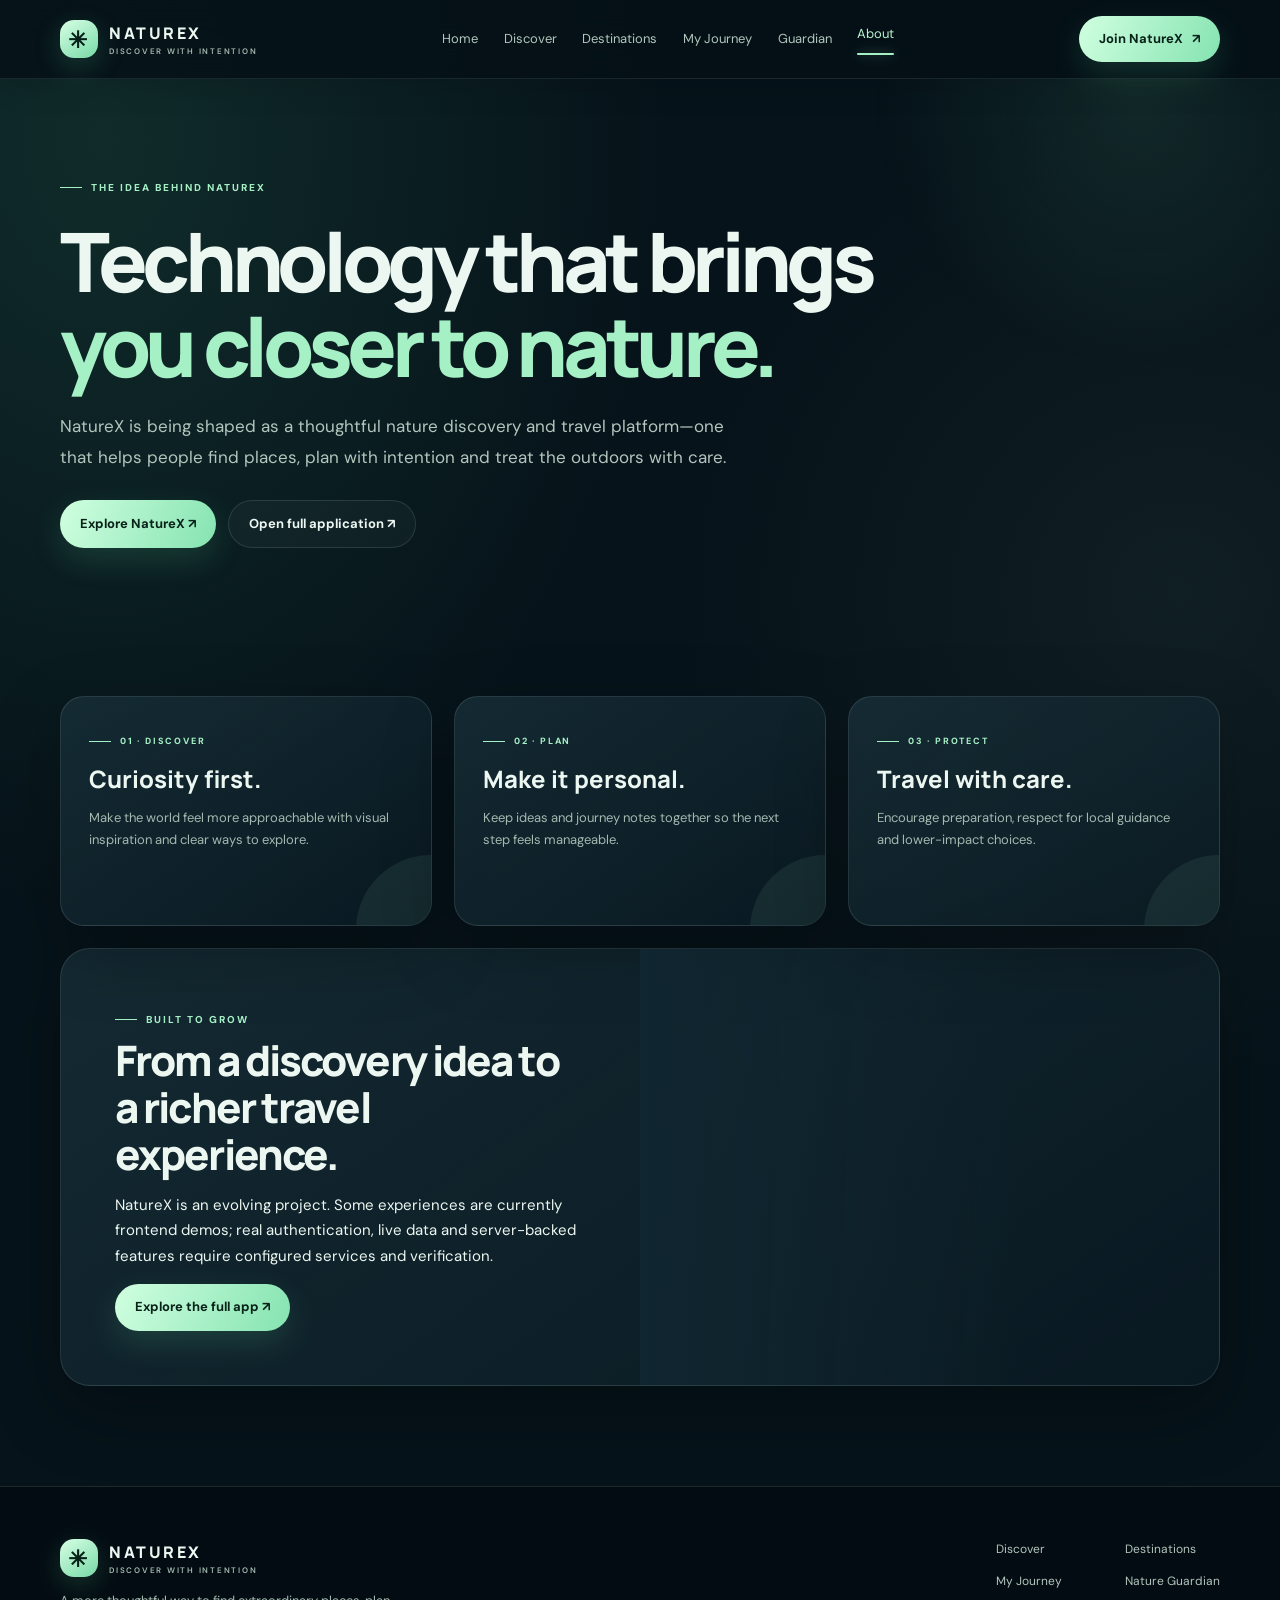
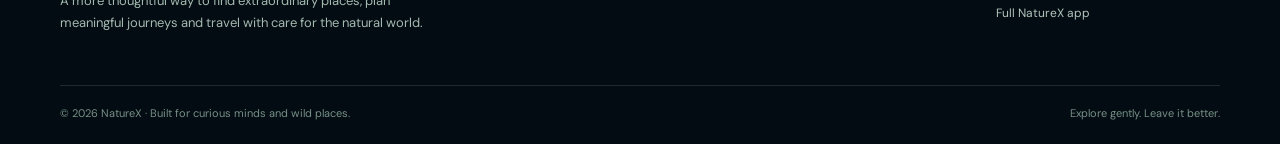
<file: New folder/index.html>
<!doctype html>
<html lang="en">

<head>
    <meta charset="utf-8">
    <meta name="viewport" content="width=device-width, initial-scale=1">
    <meta name="description" content="Learn about NatureX, a nature discovery and thoughtful travel project.">
    <meta name="theme-color" content="#07111c">
    <title>About NatureX | NatureX</title>
    <link rel="stylesheet" href="premium.css">
</head>

<body class="">
    <header class="site-header">
        <div class="wrap nav"><a class="brand" href="home.html" aria-label="NatureX home"><span
                    class="brand-mark">✳</span><span>NATUREX<small>DISCOVER WITH INTENTION</small></span></a>
            <nav class="nav-links" data-nav aria-label="Main navigation"><a href="home.html" class="">Home</a><a
                    href="discover.html" class="">Discover</a><a href="destinations.html" class="">Destinations</a><a
                    href="journeys.html" class="">My Journey</a><a href="guardian.html" class="">Guardian</a><a
                    href="about.html" class="active" aria-current="page">About</a></nav>
            <div class="nav-actions"><a class="btn btn-primary" href="login.html">Join NatureX <span>↗</span></a><button
                    class="menu-toggle" type="button" data-menu-toggle aria-expanded="false"
                    aria-label="Toggle navigation">☰</button></div>
        </div>
    </header>
    <main>
        <section class="page-hero">
            <div class="wrap"><span class="eyebrow">The idea behind NatureX</span>
                <h1>Technology that brings<br><em style="color:var(--mint);font-style:normal">you closer to nature.</em>
                </h1>
                <p>NatureX is being shaped as a thoughtful nature discovery and travel platform—one that helps people
                    find places, plan with intention and treat the outdoors with care.</p>
                <div class="hero-buttons"><a class="btn btn-primary" href="discover.html">Explore NatureX ↗</a><a
                        class="btn btn-quiet" href="app.html">Open full application ↗</a></div>
            </div>
        </section>
        <section class="section-sm">
            <div class="wrap">
                <div class="grid grid-3">
                    <article class="glass-panel"><span class="eyebrow">01 · Discover</span>
                        <h2>Curiosity first.</h2>
                        <p class="muted">Make the world feel more approachable with visual inspiration and clear ways to
                            explore.</p>
                    </article>
                    <article class="glass-panel"><span class="eyebrow">02 · Plan</span>
                        <h2>Make it personal.</h2>
                        <p class="muted">Keep ideas and journey notes together so the next step feels manageable.</p>
                    </article>
                    <article class="glass-panel"><span class="eyebrow">03 · Protect</span>
                        <h2>Travel with care.</h2>
                        <p class="muted">Encourage preparation, respect for local guidance and lower-impact choices.</p>
                    </article>
                </div>
                <div class="feature-panel reveal" style="margin-top:22px">
                    <div class="feature-copy"><span class="eyebrow">Built to grow</span>
                        <h2>From a discovery idea to a richer travel experience.</h2>
                        <p>NatureX is an evolving project. Some experiences are currently frontend demos; real
                            authentication, live data and server-backed features require configured services and
                            verification.</p><a class="btn btn-primary" href="app.html">Explore the full app ↗</a>
                    </div>
                    <div class="feature-art"
                        style="background-image:url('https://images.unsplash.com/photo-1501785888041-af3ef285b470?auto=format&fit=crop&w=1200&q=85')"
                        role="img" aria-label="Mountain lake landscape"></div>
                </div>
            </div>
        </section>
    </main>
    <footer class="footer">
        <div class="wrap">
            <div class="footer-top">
                <div><a class="brand" href="home.html"><span class="brand-mark">✳</span><span>NATUREX<small>DISCOVER
                                WITH INTENTION</small></span></a>
                    <p>A more thoughtful way to find extraordinary places, plan meaningful journeys and travel with care
                        for the natural world.</p>
                </div>
                <div class="footer-links"><a href="discover.html">Discover</a><a
                        href="destinations.html">Destinations</a><a href="journeys.html">My Journey</a><a
                        href="guardian.html">Nature Guardian</a><a href="app.html">Full NatureX app</a></div>
            </div>
            <div class="footer-bottom"><span>© <span data-year></span> NatureX · Built for curious minds and wild
                    places.</span><span>Explore gently. Leave it better.</span></div>
        </div>
    </footer>
    <div class="toast" data-toast role="status" aria-live="polite"></div>
    <script src="premium.js"></script>
</body>

</html>
</file>
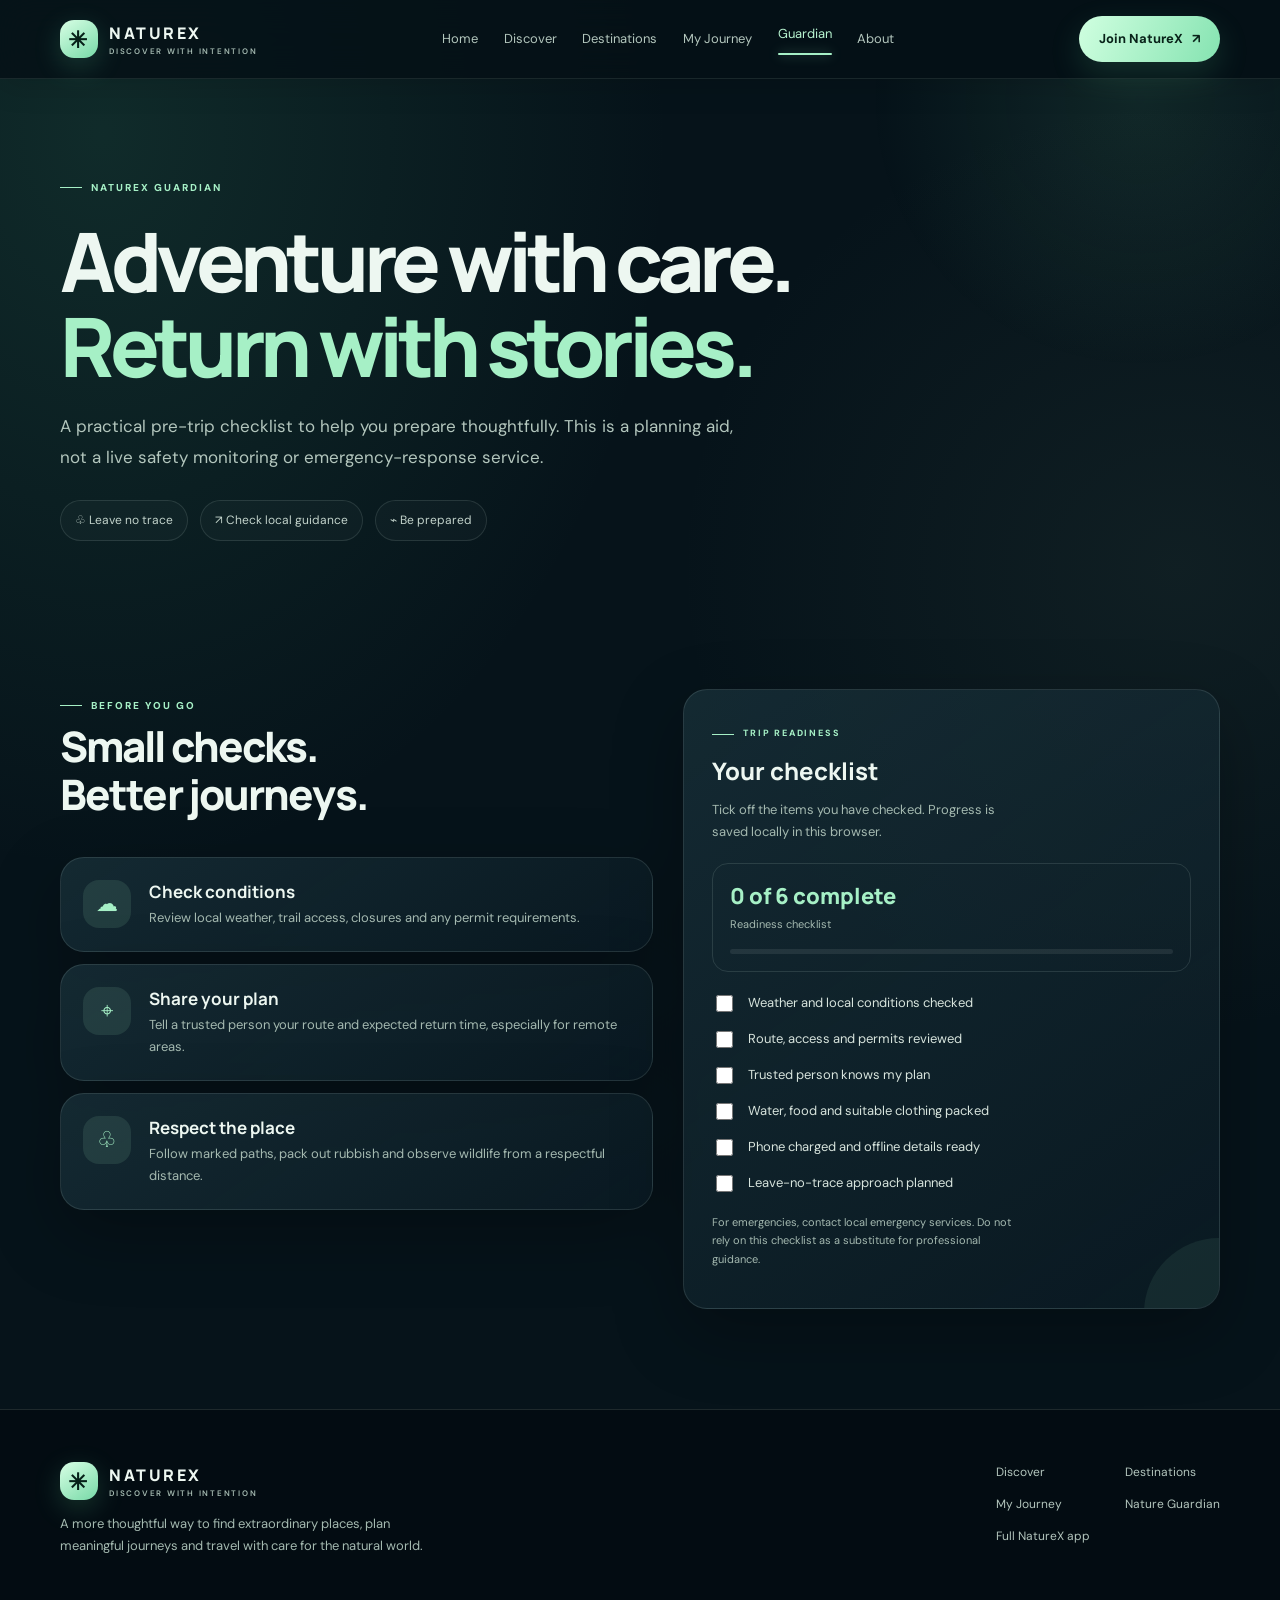
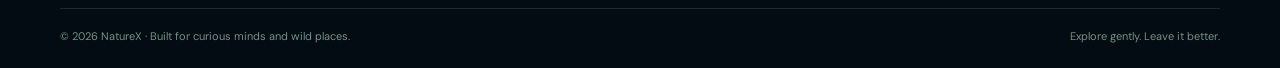
<file: New folder/guardian.html>
<!doctype html><html lang="en"><head><meta charset="utf-8"><meta name="viewport" content="width=device-width, initial-scale=1"><meta name="description" content="Prepare thoughtfully and travel responsibly with NatureX Guardian."><meta name="theme-color" content="#07111c"><title>Nature Guardian | NatureX</title><link rel="stylesheet" href="premium.css"></head><body class=""><header class="site-header"><div class="wrap nav"><a class="brand" href="home.html" aria-label="NatureX home"><span class="brand-mark">✳</span><span>NATUREX<small>DISCOVER WITH INTENTION</small></span></a><nav class="nav-links" data-nav aria-label="Main navigation"><a href="home.html" class="">Home</a><a href="discover.html" class="">Discover</a><a href="destinations.html" class="">Destinations</a><a href="journeys.html" class="">My Journey</a><a href="guardian.html" class="active" aria-current="page">Guardian</a><a href="about.html" class="">About</a></nav><div class="nav-actions"><a class="btn btn-primary" href="login.html">Join NatureX <span>↗</span></a><button class="menu-toggle" type="button" data-menu-toggle aria-expanded="false" aria-label="Toggle navigation">☰</button></div></div></header><main><section class="page-hero"><div class="wrap"><span class="eyebrow">NatureX Guardian</span><h1>Adventure with care.<br><em style="color:var(--mint);font-style:normal">Return with stories.</em></h1><p>A practical pre-trip checklist to help you prepare thoughtfully. This is a planning aid, not a live safety monitoring or emergency-response service.</p><div class="badge-row"><span>♧ Leave no trace</span><span>↗ Check local guidance</span><span>⌁ Be prepared</span></div></div></section><section class="section-sm"><div class="wrap split"><div><div class="section-head"><div><span class="eyebrow">Before you go</span><h2>Small checks.<br>Better journeys.</h2></div></div><div class="guardian-card"><div class="guardian-icon">☁</div><div><h3>Check conditions</h3><p class="muted">Review local weather, trail access, closures and any permit requirements.</p></div></div><div class="guardian-card" style="margin-top:12px"><div class="guardian-icon">⌖</div><div><h3>Share your plan</h3><p class="muted">Tell a trusted person your route and expected return time, especially for remote areas.</p></div></div><div class="guardian-card" style="margin-top:12px"><div class="guardian-icon">♧</div><div><h3>Respect the place</h3><p class="muted">Follow marked paths, pack out rubbish and observe wildlife from a respectful distance.</p></div></div></div><aside class="glass-panel"><span class="eyebrow">Trip readiness</span><h2>Your checklist</h2><p class="muted">Tick off the items you have checked. Progress is saved locally in this browser.</p><div class="stat"><strong data-check-progress>0 of 6 complete</strong><span>Readiness checklist</span><div style="height:5px;background:rgba(255,255,255,.08);border-radius:9px;margin-top:12px;overflow:hidden"><div data-check-meter style="height:100%;width:0;background:var(--mint);transition:width .2s"></div></div></div><div class="checklist"><label class="check-item"><input type="checkbox" data-check-item><span>Weather and local conditions checked</span></label><label class="check-item"><input type="checkbox" data-check-item><span>Route, access and permits reviewed</span></label><label class="check-item"><input type="checkbox" data-check-item><span>Trusted person knows my plan</span></label><label class="check-item"><input type="checkbox" data-check-item><span>Water, food and suitable clothing packed</span></label><label class="check-item"><input type="checkbox" data-check-item><span>Phone charged and offline details ready</span></label><label class="check-item"><input type="checkbox" data-check-item><span>Leave-no-trace approach planned</span></label></div><p class="muted" style="font-size:11px;margin-top:18px">For emergencies, contact local emergency services. Do not rely on this checklist as a substitute for professional guidance.</p></aside></div></section></main><footer class="footer"><div class="wrap"><div class="footer-top"><div><a class="brand" href="home.html"><span class="brand-mark">✳</span><span>NATUREX<small>DISCOVER WITH INTENTION</small></span></a><p>A more thoughtful way to find extraordinary places, plan meaningful journeys and travel with care for the natural world.</p></div><div class="footer-links"><a href="discover.html">Discover</a><a href="destinations.html">Destinations</a><a href="journeys.html">My Journey</a><a href="guardian.html">Nature Guardian</a><a href="app.html">Full NatureX app</a></div></div><div class="footer-bottom"><span>© <span data-year></span> NatureX · Built for curious minds and wild places.</span><span>Explore gently. Leave it better.</span></div></div></footer><div class="toast" data-toast role="status" aria-live="polite"></div><script src="premium.js"></script></body></html>
</file>
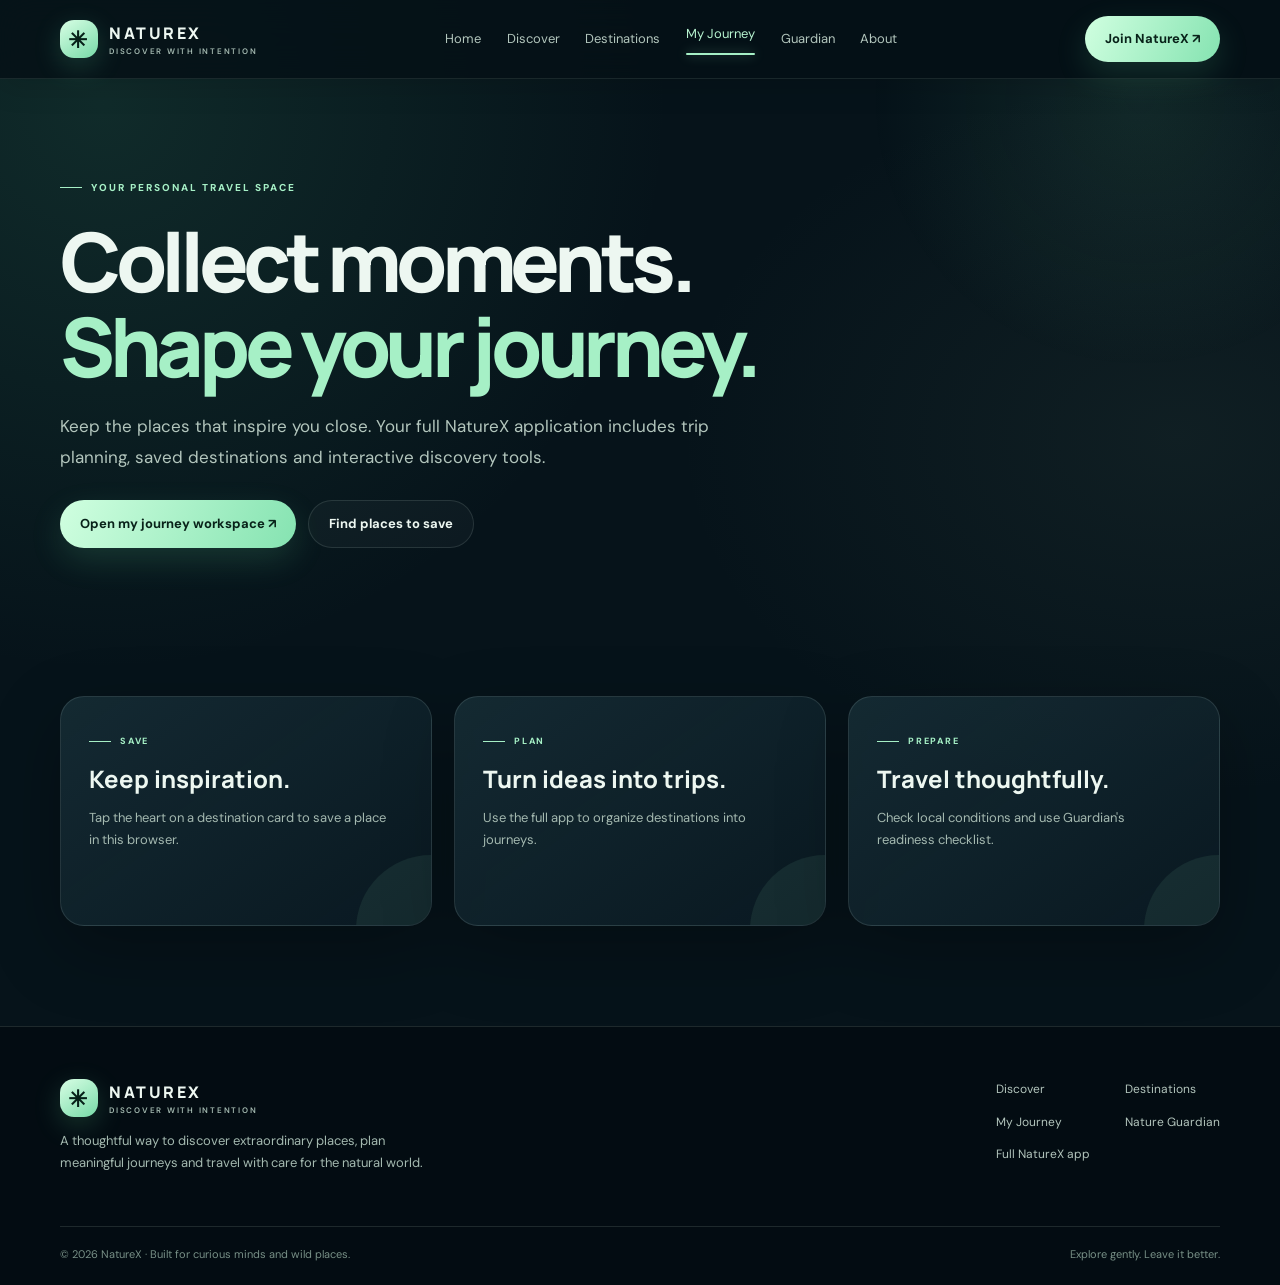
<file: New folder/journeys.html>
<!doctype html><html lang="en"><head><meta charset="utf-8"><meta name="viewport" content="width=device-width,initial-scale=1"><meta name="theme-color" content="#07111c"><meta name="description" content="NatureX — discover nature, plan thoughtful journeys and travel with care."><title>My Journey | NatureX</title><link rel="stylesheet" href="premium.css"></head><body><header class="site-header"><div class="wrap nav"><a class="brand" href="home.html"><span class="brand-mark">✳</span><span>NATUREX<small>DISCOVER WITH INTENTION</small></span></a><nav class="nav-links" data-nav><a href="home.html">Home</a><a href="discover.html">Discover</a><a href="destinations.html">Destinations</a><a href="journeys.html">My Journey</a><a href="guardian.html">Guardian</a><a href="about.html">About</a></nav><div class="nav-actions"><a class="btn btn-primary" href="login.html">Join NatureX ↗</a><button class="menu-toggle" data-menu-toggle aria-label="Toggle navigation" aria-expanded="false">☰</button></div></div></header><main><section class="page-hero"><div class="wrap"><span class="eyebrow">Your personal travel space</span><h1>Collect moments.<br><em>Shape your journey.</em></h1><p>Keep the places that inspire you close. Your full NatureX application includes trip planning, saved destinations and interactive discovery tools.</p><div class="hero-buttons"><a class="btn btn-primary" href="app.html">Open my journey workspace ↗</a><a class="btn btn-quiet" href="discover.html">Find places to save</a></div></div></section><section class="section-sm"><div class="wrap"><div class="grid grid-3"><article class="glass-panel"><span class="eyebrow">Save</span><h2>Keep inspiration.</h2><p class="muted">Tap the heart on a destination card to save a place in this browser.</p></article><article class="glass-panel"><span class="eyebrow">Plan</span><h2>Turn ideas into trips.</h2><p class="muted">Use the full app to organize destinations into journeys.</p></article><article class="glass-panel"><span class="eyebrow">Prepare</span><h2>Travel thoughtfully.</h2><p class="muted">Check local conditions and use Guardian's readiness checklist.</p></article></div></div></section></main><footer class="footer"><div class="wrap"><div class="footer-top"><div><a class="brand" href="home.html"><span class="brand-mark">✳</span><span>NATUREX<small>DISCOVER WITH INTENTION</small></span></a><p>A thoughtful way to discover extraordinary places, plan meaningful journeys and travel with care for the natural world.</p></div><div class="footer-links"><a href="discover.html">Discover</a><a href="destinations.html">Destinations</a><a href="journeys.html">My Journey</a><a href="guardian.html">Nature Guardian</a><a href="app.html">Full NatureX app</a></div></div><div class="footer-bottom"><span>© <span data-year></span> NatureX · Built for curious minds and wild places.</span><span>Explore gently. Leave it better.</span></div></div></footer><div class="toast" data-toast role="status" aria-live="polite"></div><script src="premium.js"></script></body></html>
</file>
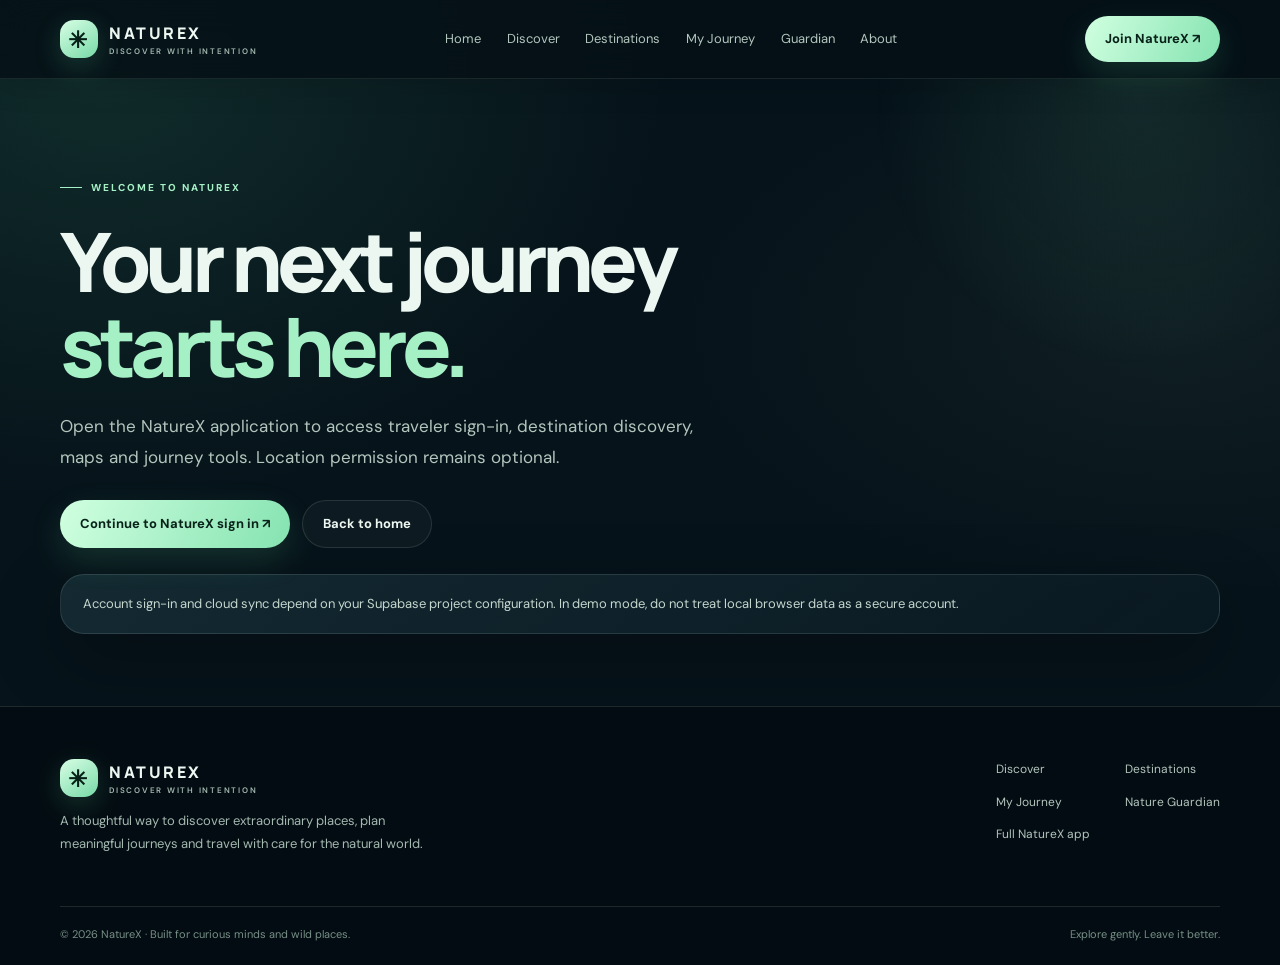
<file: New folder/login.html>
<!doctype html><html lang="en"><head><meta charset="utf-8"><meta name="viewport" content="width=device-width,initial-scale=1"><meta name="theme-color" content="#07111c"><meta name="description" content="NatureX — discover nature, plan thoughtful journeys and travel with care."><title>Join NatureX | NatureX</title><link rel="stylesheet" href="premium.css"></head><body><header class="site-header"><div class="wrap nav"><a class="brand" href="home.html"><span class="brand-mark">✳</span><span>NATUREX<small>DISCOVER WITH INTENTION</small></span></a><nav class="nav-links" data-nav><a href="home.html">Home</a><a href="discover.html">Discover</a><a href="destinations.html">Destinations</a><a href="journeys.html">My Journey</a><a href="guardian.html">Guardian</a><a href="about.html">About</a></nav><div class="nav-actions"><a class="btn btn-primary" href="login.html">Join NatureX ↗</a><button class="menu-toggle" data-menu-toggle aria-label="Toggle navigation" aria-expanded="false">☰</button></div></div></header><main><section class="page-hero"><div class="wrap"><span class="eyebrow">Welcome to NatureX</span><h1>Your next journey<br><em>starts here.</em></h1><p>Open the NatureX application to access traveler sign-in, destination discovery, maps and journey tools. Location permission remains optional.</p><div class="hero-buttons"><a class="btn btn-primary" href="app.html">Continue to NatureX sign in ↗</a><a class="btn btn-quiet" href="home.html">Back to home</a></div><div class="notice" style="margin-top:26px">Account sign-in and cloud sync depend on your Supabase project configuration. In demo mode, do not treat local browser data as a secure account.</div></div></section></main><footer class="footer"><div class="wrap"><div class="footer-top"><div><a class="brand" href="home.html"><span class="brand-mark">✳</span><span>NATUREX<small>DISCOVER WITH INTENTION</small></span></a><p>A thoughtful way to discover extraordinary places, plan meaningful journeys and travel with care for the natural world.</p></div><div class="footer-links"><a href="discover.html">Discover</a><a href="destinations.html">Destinations</a><a href="journeys.html">My Journey</a><a href="guardian.html">Nature Guardian</a><a href="app.html">Full NatureX app</a></div></div><div class="footer-bottom"><span>© <span data-year></span> NatureX · Built for curious minds and wild places.</span><span>Explore gently. Leave it better.</span></div></div></footer><div class="toast" data-toast role="status" aria-live="polite"></div><script src="premium.js"></script></body></html>
</file>
<file: New folder/premium.css>
@import url('https://fonts.googleapis.com/css2?family=DM+Sans:wght@400;500;600;700&family=Manrope:wght@400;500;600;700;800&display=swap');

:root {
    --bg: #07111c;
    --bg2: #0b1b25;
    --panel: rgba(17, 36, 46, .72);
    --line: rgba(218, 244, 232, .12);
    --text: #edf7f1;
    --muted: #a4b9b0;
    --mint: #a6f0c6;
    --mint2: #5bd49c;
    --pink: #ff83b5;
    --shadow: 0 24px 70px rgba(0, 0, 0, .28);
    --radius: 24px
}

* {
    box-sizing: border-box
}

html {
    scroll-behavior: smooth;
    scroll-padding-top: 90px
}

body {
    margin: 0;
    background: radial-gradient(ellipse at 12% 0%, rgba(45, 115, 91, .19), transparent 34%), radial-gradient(ellipse at 90% 20%, rgba(91, 76, 137, .16), transparent 30%), var(--bg);
    color: var(--text);
    font: 15px/1.7 'DM Sans', sans-serif;
    overflow-x: hidden
}

body:before {
    content: "";
    position: fixed;
    inset: 0;
    pointer-events: none;
    opacity: .18;
    background-image: linear-gradient(rgba(255, 255, 255, .018) 1px, transparent 1px), linear-gradient(90deg, rgba(255, 255, 255, .018) 1px, transparent 1px);
    background-size: 64px 64px;
    mask-image: linear-gradient(to bottom, #000, transparent 80%);
    z-index: -1
}

a {
    color: inherit;
    text-decoration: none
}

button,
input {
    font: inherit
}

button,
a {
    -webkit-tap-highlight-color: transparent
}

img {
    display: block;
    max-width: 100%
}

.wrap {
    width: min(1160px, calc(100% - 44px));
    margin: auto
}

.site-header {
    position: sticky;
    top: 0;
    z-index: 50;
    background: rgba(6, 17, 27, .78);
    backdrop-filter: blur(18px);
    border-bottom: 1px solid var(--line)
}

.nav {
    height: 82px;
    display: flex;
    align-items: center;
    justify-content: space-between;
    gap: 24px
}

.brand {
    display: inline-flex;
    align-items: center;
    gap: 11px;
    font: 800 16px Manrope, sans-serif;
    letter-spacing: .13em
}

.brand small {
    display: block;
    font: 600 8px 'DM Sans';
    letter-spacing: .22em;
    color: var(--muted);
    margin-top: 2px
}

.brand-mark {
    width: 38px;
    height: 38px;
    border-radius: 13px;
    display: grid;
    place-items: center;
    color: #062018;
    background: linear-gradient(145deg, #c5ffdc, #6bd8a5);
    font-size: 23px;
    box-shadow: 0 6px 25px #71d9a52c
}

.nav-links {
    display: flex;
    align-items: center;
    gap: 25px
}

.nav-links a {
    font-size: 13px;
    color: #b3c6bd;
    transition: .25s
}

.nav-links a:hover,
.nav-links a.active {
    color: var(--mint)
}

.nav-links a.active:after {
    content: "";
    display: block;
    height: 2px;
    background: var(--mint);
    border-radius: 4px;
    margin-top: 5px
}

.nav-actions {
    display: flex;
    align-items: center;
    gap: 12px
}

.btn {
    display: inline-flex;
    align-items: center;
    justify-content: center;
    gap: 9px;
    border-radius: 999px;
    padding: 12px 20px;
    font-weight: 700;
    font-size: 13px;
    transition: transform .25s, box-shadow .25s, border-color .25s
}

.btn:hover {
    transform: translateY(-2px)
}

.btn-primary {
    background: linear-gradient(120deg, #bafbd3, #71dca8);
    color: #082219;
    box-shadow: 0 10px 30px #7de1b22a
}

.btn-quiet {
    border: 1px solid var(--line);
    color: var(--text);
    background: #ffffff08
}

.menu-toggle {
    display: none;
    border: 1px solid var(--line);
    color: var(--text);
    background: #ffffff08;
    border-radius: 12px;
    padding: 9px 12px
}

.page-hero {
    position: relative;
    padding: 112px 0 86px;
    overflow: hidden
}

.page-hero:before {
    content: "";
    position: absolute;
    width: 560px;
    height: 560px;
    border-radius: 50%;
    right: -140px;
    top: -260px;
    background: radial-gradient(circle, #73d9a51b, transparent 68%);
    pointer-events: none
}

.eyebrow {
    font-size: 10px;
    font-weight: 800;
    letter-spacing: .2em;
    text-transform: uppercase;
    color: var(--mint);
    display: inline-flex;
    align-items: center;
    gap: 9px
}

.eyebrow:before {
    content: "";
    width: 22px;
    height: 1px;
    background: currentColor
}

.page-hero h1 {
    font: 800 clamp(46px, 7vw, 82px)/1.04 Manrope, sans-serif;
    letter-spacing: -.065em;
    max-width: 900px;
    margin: 22px 0
}

.page-hero h1 em {
    color: var(--mint);
    font-style: normal
}

.page-hero p {
    max-width: 650px;
    color: #b3c6bd;
    font-size: 17px;
    line-height: 1.8
}

.hero-buttons,
.badge-row {
    display: flex;
    gap: 12px;
    flex-wrap: wrap;
    margin-top: 28px
}

.badge-row span {
    padding: 9px 14px;
    border: 1px solid var(--line);
    background: #ffffff06;
    border-radius: 99px;
    color: #c2d3cb;
    font-size: 12px
}

.section-sm {
    padding: 34px 0 100px
}

.section-head {
    display: flex;
    align-items: end;
    justify-content: space-between;
    gap: 20px;
    margin: 0 0 28px
}

.section-head h2,
.feature-copy h2 {
    font: 800 clamp(27px, 4vw, 42px)/1.12 Manrope;
    letter-spacing: -.045em;
    margin: 8px 0
}

.text-link,
.mini-link {
    color: var(--mint);
    font-weight: 700;
    font-size: 13px
}

.grid {
    display: grid;
    gap: 22px
}

.grid-3 {
    grid-template-columns: repeat(3, minmax(0, 1fr))
}

.glass-panel,
.destination-card,
.feature-panel,
.guardian-card,
.notice {
    border: 1px solid var(--line);
    background: linear-gradient(145deg, rgba(24, 48, 57, .78), rgba(12, 28, 37, .68));
    box-shadow: var(--shadow);
    border-radius: var(--radius)
}

.glass-panel {
    padding: 28px
}

.glass-panel h2 {
    font: 750 25px Manrope;
    margin: 14px 0 8px
}

.muted {
    color: var(--muted)
}

.destination-card {
    overflow: hidden;
    transition: transform .35s, border-color .35s, box-shadow .35s
}

.destination-card:hover {
    transform: translateY(-8px);
    border-color: #9cebc44f;
    box-shadow: 0 30px 75px #0007
}

.card-image {
    height: 235px;
    position: relative;
    overflow: hidden;
    background: #122b2c
}

.card-image:after {
    content: "";
    position: absolute;
    inset: 35% 0 0;
    background: linear-gradient(transparent, rgba(3, 13, 18, .55));
    pointer-events: none
}

.card-image img {
    width: 100%;
    height: 100%;
    object-fit: cover;
    transition: transform .7s
}

.destination-card:hover .card-image img {
    transform: scale(1.07)
}

.pill {
    position: absolute;
    z-index: 2;
    left: 16px;
    top: 16px;
    padding: 7px 12px;
    border-radius: 99px;
    background: #071b18c9;
    border: 1px solid #c8ffe13d;
    color: #d7ffe7;
    font-size: 10px;
    font-weight: 700;
    letter-spacing: .04em;
    backdrop-filter: blur(10px)
}

.save-btn {
    position: absolute;
    z-index: 3;
    right: 15px;
    top: 14px;
    width: 39px;
    height: 39px;
    border-radius: 50%;
    border: 1px solid #ffffff65;
    background: #081a1dcc;
    color: white;
    font-size: 21px;
    cursor: pointer;
    backdrop-filter: blur(8px);
    transition: .2s
}

.save-btn[aria-pressed=true] {
    background: #b5f6d2;
    color: #082219;
    border-color: #b5f6d2
}

.card-body {
    padding: 22px
}

.card-kicker {
    font-size: 10px;
    text-transform: uppercase;
    letter-spacing: .13em;
    color: var(--mint);
    font-weight: 800
}

.card-body h3 {
    font: 750 23px Manrope;
    letter-spacing: -.03em;
    margin: 8px 0
}

.card-body p {
    color: var(--muted);
    font-size: 13px;
    min-height: 46px;
    margin: 0
}

.card-foot {
    border-top: 1px solid var(--line);
    margin-top: 20px;
    padding-top: 15px;
    display: flex;
    align-items: center;
    justify-content: space-between;
    gap: 10px;
    color: #91a79d;
    font-size: 11px
}

.toolbar {
    display: flex;
    flex-wrap: wrap;
    gap: 10px;
    margin-bottom: 16px
}

.field,
.search-field {
    width: 100%;
    border: 1px solid var(--line);
    border-radius: 14px;
    padding: 14px 17px;
    background: #ffffff08;
    color: var(--text);
    outline: none
}

.field:focus,
.search-field:focus {
    border-color: #8be6b5;
    box-shadow: 0 0 0 3px #8be6b51b
}

.search-field {
    max-width: 540px
}

.filter-btn {
    border: 1px solid var(--line);
    border-radius: 99px;
    padding: 10px 17px;
    background: #ffffff08;
    color: #c1d2ca;
    cursor: pointer;
    font-size: 12px
}

.filter-btn.active,
.filter-btn:hover {
    background: var(--mint);
    color: #092319;
    border-color: var(--mint)
}

.empty-state {
    display: none;
    color: var(--muted);
    padding: 35px;
    text-align: center
}

.notice {
    padding: 18px 22px;
    color: #c5d7ce;
    font-size: 13px
}

.feature-panel {
    display: grid;
    grid-template-columns: 1fr 1fr;
    overflow: hidden;
    min-height: 340px
}

.feature-copy {
    padding: 42px;
    align-self: center
}

.feature-art {
    min-height: 300px;
    background-size: cover;
    background-position: center;
    position: relative
}

.feature-art:after {
    content: "";
    position: absolute;
    inset: 0;
    background: linear-gradient(90deg, #102630 0%, transparent 65%)
}

.split {
    display: grid;
    grid-template-columns: 1.05fr .95fr;
    gap: 30px;
    align-items: start
}

.guardian-card {
    display: flex;
    gap: 18px;
    padding: 22px;
    margin-top: 12px
}

.guardian-icon {
    width: 48px;
    height: 48px;
    flex: none;
    display: grid;
    place-items: center;
    border-radius: 16px;
    background: #a6f0c61b;
    color: var(--mint);
    font-size: 22px
}

.guardian-card h3 {
    margin: 0 0 4px;
    font: 700 17px Manrope
}

.guardian-card p {
    margin: 0;
    font-size: 13px
}

.stat {
    border: 1px solid var(--line);
    border-radius: 16px;
    padding: 17px;
    margin: 20px 0
}

.stat strong {
    display: block;
    color: var(--mint);
    font: 800 22px Manrope
}

.stat span {
    font-size: 11px;
    color: var(--muted)
}

.checklist {
    display: grid;
    gap: 13px
}

.check-item {
    display: flex;
    gap: 12px;
    align-items: center;
    color: #d7e4dd;
    font-size: 13px;
    cursor: pointer
}

.check-item input {
    accent-color: #7fe0ad;
    width: 17px;
    height: 17px
}

.footer {
    border-top: 1px solid var(--line);
    background: #050e16;
    padding: 52px 0 22px
}

.footer-top {
    display: flex;
    justify-content: space-between;
    gap: 35px
}

.footer-top p {
    max-width: 390px;
    color: var(--muted);
    font-size: 13px
}

.footer-links {
    display: grid;
    grid-template-columns: repeat(2, auto);
    gap: 12px 35px;
    align-content: start;
    color: #b3c5bd;
    font-size: 12px
}

.footer-links a:hover {
    color: var(--mint)
}

.footer-bottom {
    border-top: 1px solid var(--line);
    margin-top: 38px;
    padding-top: 18px;
    display: flex;
    justify-content: space-between;
    gap: 15px;
    color: #789087;
    font-size: 11px
}

.toast {
    position: fixed;
    bottom: 24px;
    left: 50%;
    transform: translate(-50%, 20px);
    opacity: 0;
    pointer-events: none;
    background: #c0f6d5;
    color: #092319;
    padding: 12px 18px;
    border-radius: 99px;
    font-weight: 700;
    font-size: 12px;
    z-index: 100;
    transition: .25s
}

.toast.show {
    opacity: 1;
    transform: translate(-50%, 0)
}

.reveal {
    opacity: 0;
    transform: translateY(18px);
    transition: opacity .7s, transform .7s
}

.reveal.visible {
    opacity: 1;
    transform: none
}

.sr-only {
    position: absolute;
    width: 1px;
    height: 1px;
    padding: 0;
    margin: -1px;
    overflow: hidden;
    clip: rect(0, 0, 0, 0);
    white-space: nowrap;
    border: 0
}

@media(max-width:900px) {
    .nav-links {
        gap: 14px
    }

    .nav-links a {
        font-size: 12px
    }

    .grid-3 {
        grid-template-columns: repeat(2, minmax(0, 1fr))
    }

    .page-hero {
        padding: 85px 0 65px
    }
}

@media(max-width:700px) {
    .wrap {
        width: min(100% - 30px, 560px)
    }

    .nav {
        height: 70px
    }

    .menu-toggle {
        display: block
    }

    .nav-actions>.btn {
        display: none
    }

    .nav-links {
        display: none;
        position: absolute;
        top: 70px;
        left: 0;
        right: 0;
        padding: 18px 22px 24px;
        background: #081720f5;
        border-bottom: 1px solid var(--line);
        flex-direction: column;
        align-items: flex-start;
        gap: 16px
    }

    .nav-links.open {
        display: flex
    }

    .nav-links a.active:after {
        display: none
    }

    .page-hero {
        padding: 72px 0 50px
    }

    .page-hero h1 {
        font-size: clamp(42px, 12vw, 62px)
    }

    .page-hero p {
        font-size: 15px
    }

    .grid-3,
    .split,
    .feature-panel {
        grid-template-columns: 1fr
    }

    .feature-copy {
        padding: 28px
    }

    .feature-art {
        min-height: 220px
    }

    .section-sm {
        padding-bottom: 70px
    }

    .footer-top,
    .footer-bottom {
        flex-direction: column
    }

    .footer-links {
        grid-template-columns: repeat(2, 1fr)
    }

    .card-image {
        height: 220px
    }
}

@media(prefers-reduced-motion:reduce) {

    *,
    *:before,
    *:after {
        scroll-behavior: auto !important;
        animation-duration: .01ms !important;
        transition-duration: .01ms !important
    }

    .reveal {
        opacity: 1;
        transform: none
    }
}

/* NatureX visual refinement layer — shared across all public pages */
:root {
    --nx-ink: #06131a;
    --nx-panel: #0d2229;
    --nx-line: rgba(218, 244, 232, .13);
    --nx-mint: #b7f4d0;
    --nx-soft: #c2d2ca
}

body {
    background: radial-gradient(ellipse at 8% 8%, rgba(62, 153, 116, .18), transparent 34%), radial-gradient(ellipse at 92% 34%, rgba(95, 126, 108, .11), transparent 30%), #06131a
}

.site-header {
    background: rgba(5, 17, 23, .86);
    border-bottom-color: rgba(201, 237, 218, .1);
    box-shadow: 0 8px 30px rgba(0, 0, 0, .12)
}

.nav {
    height: 78px
}

.brand {
    letter-spacing: .16em
}

.brand-mark {
    border-radius: 14px;
    background: linear-gradient(145deg, #d8ffe5, #77d9a7);
    box-shadow: 0 8px 28px rgba(111, 218, 163, .2)
}

.nav-links {
    gap: clamp(12px, 2vw, 26px)
}

.nav-links a {
    position: relative;
    padding: 8px 0
}

.nav-links a.active {
    color: var(--nx-mint)
}

.nav-links a.active:after {
    height: 2px;
    margin-top: 7px;
    box-shadow: 0 0 12px rgba(166, 240, 198, .45)
}

.btn {
    min-height: 44px
}

.btn-primary {
    background: linear-gradient(115deg, #d0ffe0, #85e3b1);
    box-shadow: 0 12px 32px rgba(100, 218, 157, .16)
}

.btn-primary:hover {
    box-shadow: 0 16px 38px rgba(100, 218, 157, .26)
}

.home-hero {
    position: relative;
    padding: 76px 0 34px;
    overflow: hidden
}

.home-hero:before {
    content: "";
    position: absolute;
    width: 680px;
    height: 680px;
    right: -240px;
    top: -250px;
    border-radius: 50%;
    background: radial-gradient(circle, rgba(135, 220, 171, .13), transparent 68%);
    pointer-events: none
}

.home-hero-grid {
    display: grid;
    grid-template-columns: 1.02fr .98fr;
    align-items: center;
    gap: 54px;
    position: relative
}

.home-hero-copy {
    padding: 22px 0 38px
}

.home-hero-copy h1 {
    font: 800 clamp(48px, 6.3vw, 78px)/1.02 Manrope, sans-serif;
    letter-spacing: -.07em;
    margin: 22px 0
}

.home-hero-copy h1 em {
    display: block;
    color: var(--mint);
    font-style: normal
}

.home-hero-copy>p {
    max-width: 590px;
    color: #b5c8bf;
    font-size: 17px;
    line-height: 1.85
}

.hero-trust {
    display: flex;
    gap: 18px;
    flex-wrap: wrap;
    margin-top: 30px;
    color: #b9cbc2;
    font-size: 11px
}

.hero-trust span {
    display: flex;
    align-items: center;
    gap: 7px
}

.hero-trust i {
    font-style: normal;
    color: var(--mint);
    font-size: 15px
}

.home-hero-visual {
    position: relative;
    min-height: 480px;
    padding: 12px 18px 34px 10px
}

.hero-image-main {
    position: absolute;
    inset: 0 18px 34px 10px;
    border-radius: 34px;
    overflow: hidden;
    border: 1px solid rgba(224, 255, 238, .2);
    box-shadow: 0 35px 90px rgba(0, 0, 0, .4)
}

.hero-image-main:after {
    content: "";
    position: absolute;
    inset: 0;
    background: linear-gradient(180deg, rgba(4, 16, 20, .02) 35%, rgba(4, 16, 20, .78) 100%), linear-gradient(90deg, rgba(5, 20, 24, .15), transparent 55%)
}

.hero-image-main img {
    width: 100%;
    height: 100%;
    object-fit: cover;
    transform: scale(1.02)
}

.image-caption {
    position: absolute;
    z-index: 2;
    left: 30px;
    right: 28px;
    bottom: 30px;
    display: grid;
    gap: 8px
}

.image-caption span {
    font-size: 9px;
    letter-spacing: .22em;
    font-weight: 800;
    color: #d6f5e2
}

.image-caption strong {
    font: 750 clamp(23px, 3vw, 34px) Manrope;
    letter-spacing: -.04em
}

.floating-note {
    position: absolute;
    z-index: 3;
    right: -4px;
    top: 46px;
    display: flex;
    align-items: center;
    gap: 12px;
    padding: 14px 18px;
    border-radius: 18px;
    border: 1px solid rgba(228, 255, 239, .2);
    background: rgba(7, 27, 30, .86);
    backdrop-filter: blur(18px);
    box-shadow: 0 18px 45px rgba(0, 0, 0, .28)
}

.note-icon {
    width: 36px;
    height: 36px;
    border-radius: 12px;
    display: grid;
    place-items: center;
    background: #b7f4d022;
    color: var(--mint);
    font-size: 20px
}

.floating-note strong,
.floating-note small {
    display: block
}

.floating-note strong {
    font: 700 12px Manrope
}

.floating-note small {
    font-size: 10px;
    color: var(--muted);
    margin-top: 3px
}

.hero-orbit {
    position: absolute;
    z-index: -1;
    width: 170px;
    height: 170px;
    border: 1px solid rgba(176, 242, 201, .18);
    border-radius: 50%;
    right: -36px;
    bottom: 0
}

.hero-stats {
    display: grid;
    grid-template-columns: repeat(3, 1fr);
    border-top: 1px solid var(--line);
    border-bottom: 1px solid var(--line);
    margin-top: 24px
}

.hero-stats>div {
    padding: 20px 24px;
    display: flex;
    align-items: center;
    gap: 14px;
    border-right: 1px solid var(--line)
}

.hero-stats>div:first-child {
    padding-left: 0
}

.hero-stats>div:last-child {
    border: 0
}

.hero-stats strong {
    font: 750 13px Manrope;
    color: var(--mint)
}

.hero-stats span {
    font-size: 11px;
    color: var(--muted)
}

.section-sm {
    padding-top: 76px
}

.section-head {
    margin-bottom: 30px
}

.glass-panel {
    position: relative;
    overflow: hidden;
    min-height: 230px;
    transition: transform .3s, border-color .3s, background .3s
}

.glass-panel:after {
    content: "";
    position: absolute;
    width: 150px;
    height: 150px;
    right: -75px;
    bottom: -80px;
    border-radius: 50%;
    background: rgba(153, 236, 184, .08);
    transition: transform .35s
}

.glass-panel:hover {
    transform: translateY(-5px);
    border-color: rgba(183, 244, 208, .35);
    background: linear-gradient(145deg, rgba(31, 65, 64, .82), rgba(12, 28, 37, .78))
}

.glass-panel:hover:after {
    transform: scale(1.4)
}

.glass-panel .eyebrow {
    font-size: 9px
}

.glass-panel h2 {
    max-width: 270px;
    font-size: 24px;
    line-height: 1.2
}

.glass-panel p {
    font-size: 13px;
    max-width: 300px
}

.feature-panel {
    border-radius: 30px
}

.feature-copy {
    padding: clamp(28px, 5vw, 54px)
}

.feature-art {
    min-height: 360px
}

.destination-card {
    border-radius: 22px
}

.card-image {
    height: 250px
}

.card-body h3 {
    font-size: 21px
}

.footer {
    background: rgba(3, 12, 17, .8)
}

.page-hero {
    padding: 92px 0 72px
}

.page-hero h1 {
    max-width: 850px
}

.page-hero p {
    max-width: 680px
}

.section-head h2 {
    line-height: 1.15
}

.toolbar {
    align-items: center
}

.search-field {
    min-height: 48px
}

.filter-btn {
    min-height: 40px
}

.guardian-card {
    transition: transform .25s, border-color .25s
}

.guardian-card:hover {
    transform: translateY(-3px);
    border-color: rgba(183, 244, 208, .3)
}

/* small utility controls injected by premium.js */
.nx-scroll-progress {
    position: fixed;
    z-index: 100;
    left: 0;
    top: 0;
    height: 2px;
    width: 0;
    background: linear-gradient(90deg, #82dfaa, #d5ffe3);
    box-shadow: 0 0 12px #9df0bd;
    pointer-events: none
}

.nx-back-top {
    position: fixed;
    z-index: 80;
    right: 22px;
    bottom: 22px;
    width: 44px;
    height: 44px;
    border-radius: 50%;
    border: 1px solid var(--line);
    background: rgba(8, 28, 32, .9);
    color: var(--mint);
    font-size: 18px;
    cursor: pointer;
    opacity: 0;
    transform: translateY(10px);
    pointer-events: none;
    transition: .25s;
    backdrop-filter: blur(12px)
}

.nx-back-top.visible {
    opacity: 1;
    transform: none;
    pointer-events: auto
}

.page-shell {
    animation: nxPageIn .45s ease both
}

@keyframes nxPageIn {
    from {
        opacity: .65;
        transform: translateY(8px)
    }

    to {
        opacity: 1;
        transform: none
    }
}

@media(max-width:900px) {
    .home-hero-grid {
        gap: 25px
    }

    .home-hero-visual {
        min-height: 400px
    }

    .hero-trust {
        gap: 12px
    }

    .home-hero-copy h1 {
        font-size: clamp(44px, 7vw, 64px)
    }
}

@media(max-width:700px) {
    .home-hero {
        padding: 46px 0 22px
    }

    .home-hero-grid {
        grid-template-columns: 1fr;
        gap: 12px
    }

    .home-hero-copy {
        padding: 10px 0 0
    }

    .home-hero-copy h1 {
        font-size: clamp(43px, 12vw, 62px);
        margin: 17px 0
    }

    .home-hero-copy>p {
        font-size: 15px
    }

    .home-hero-visual {
        min-height: 330px;
        margin-top: 12px
    }

    .hero-image-main {
        inset: 0 8px 20px 0;
        border-radius: 24px
    }

    .floating-note {
        right: -2px;
        top: 22px;
        padding: 11px 13px
    }

    .hero-stats {
        margin-top: 12px
    }

    .hero-stats>div {
        padding: 15px 10px;
        display: grid;
        gap: 3px
    }

    .hero-stats>div:first-child {
        padding-left: 0
    }

    .hero-stats span {
        font-size: 9px
    }

    .section-sm {
        padding-top: 55px
    }

    .page-hero {
        padding: 65px 0 48px
    }

    .nx-back-top {
        right: 14px;
        bottom: 14px
    }
}
</file>
